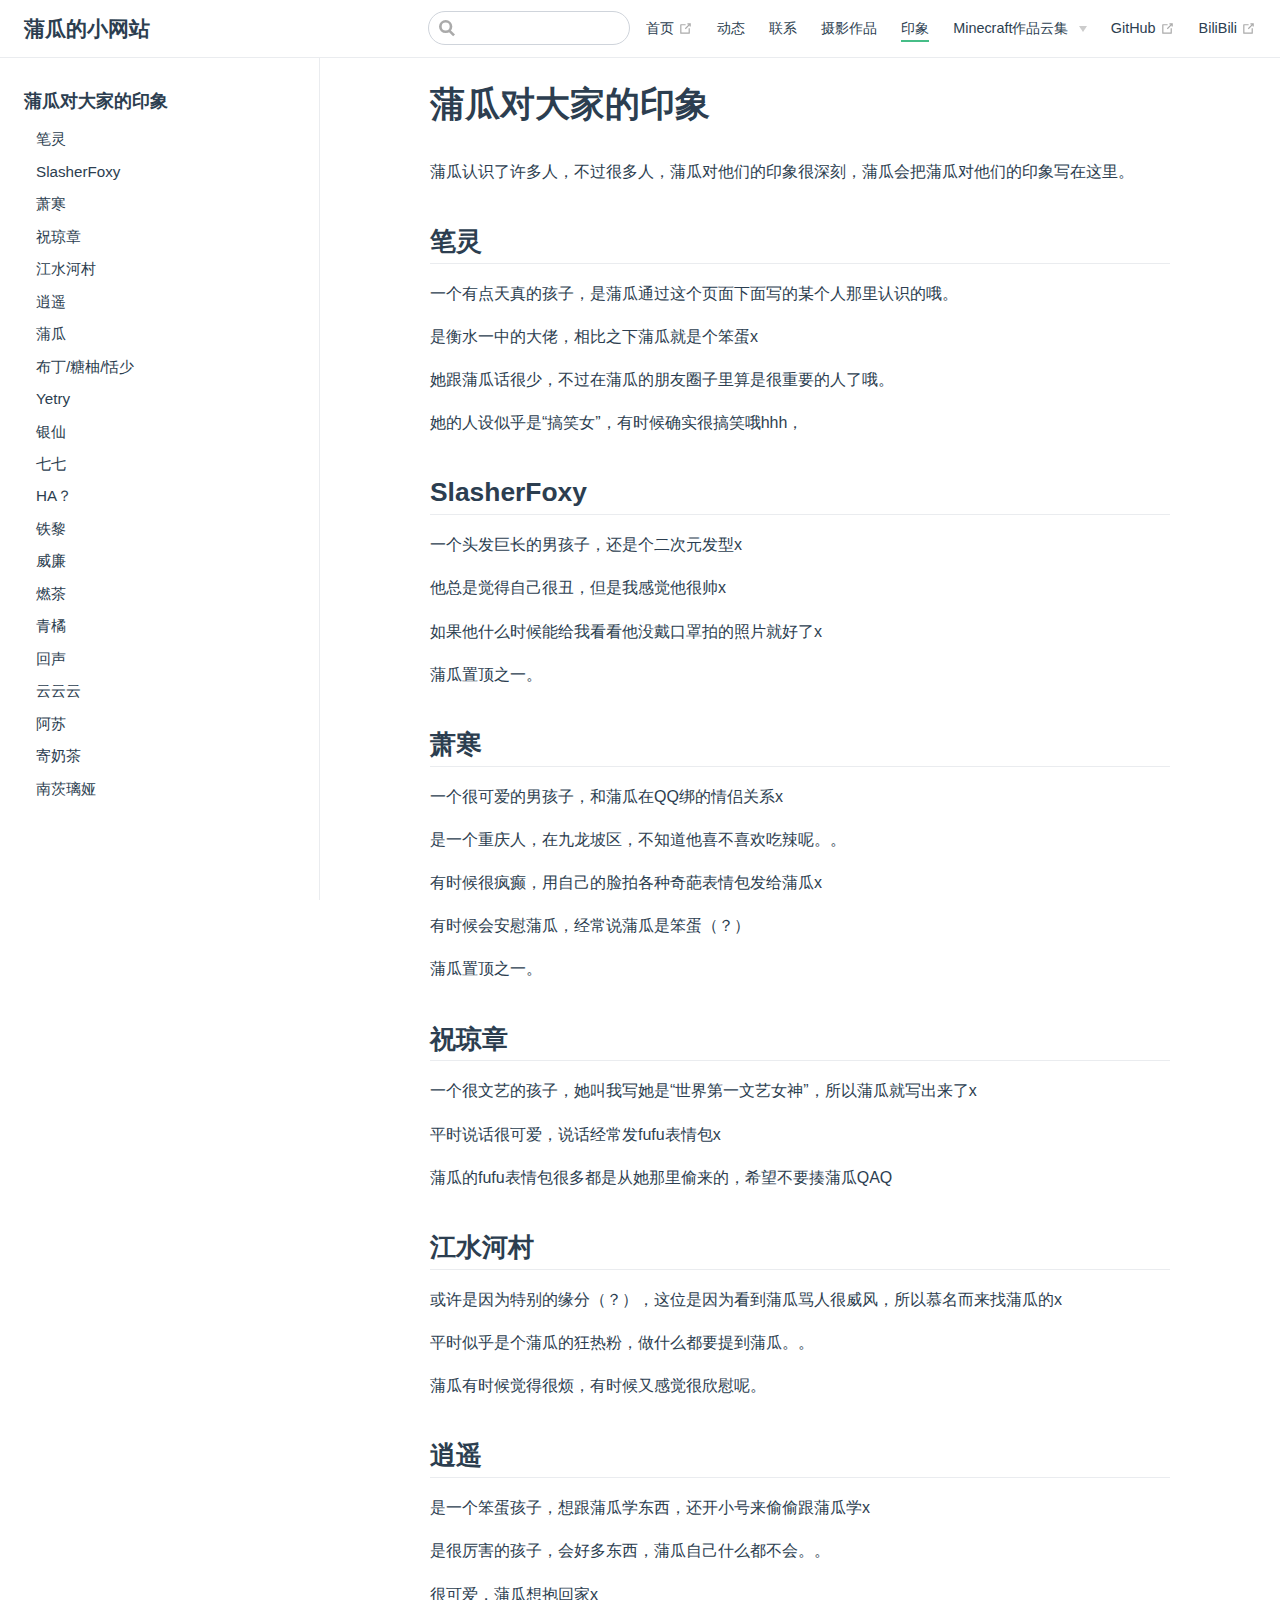
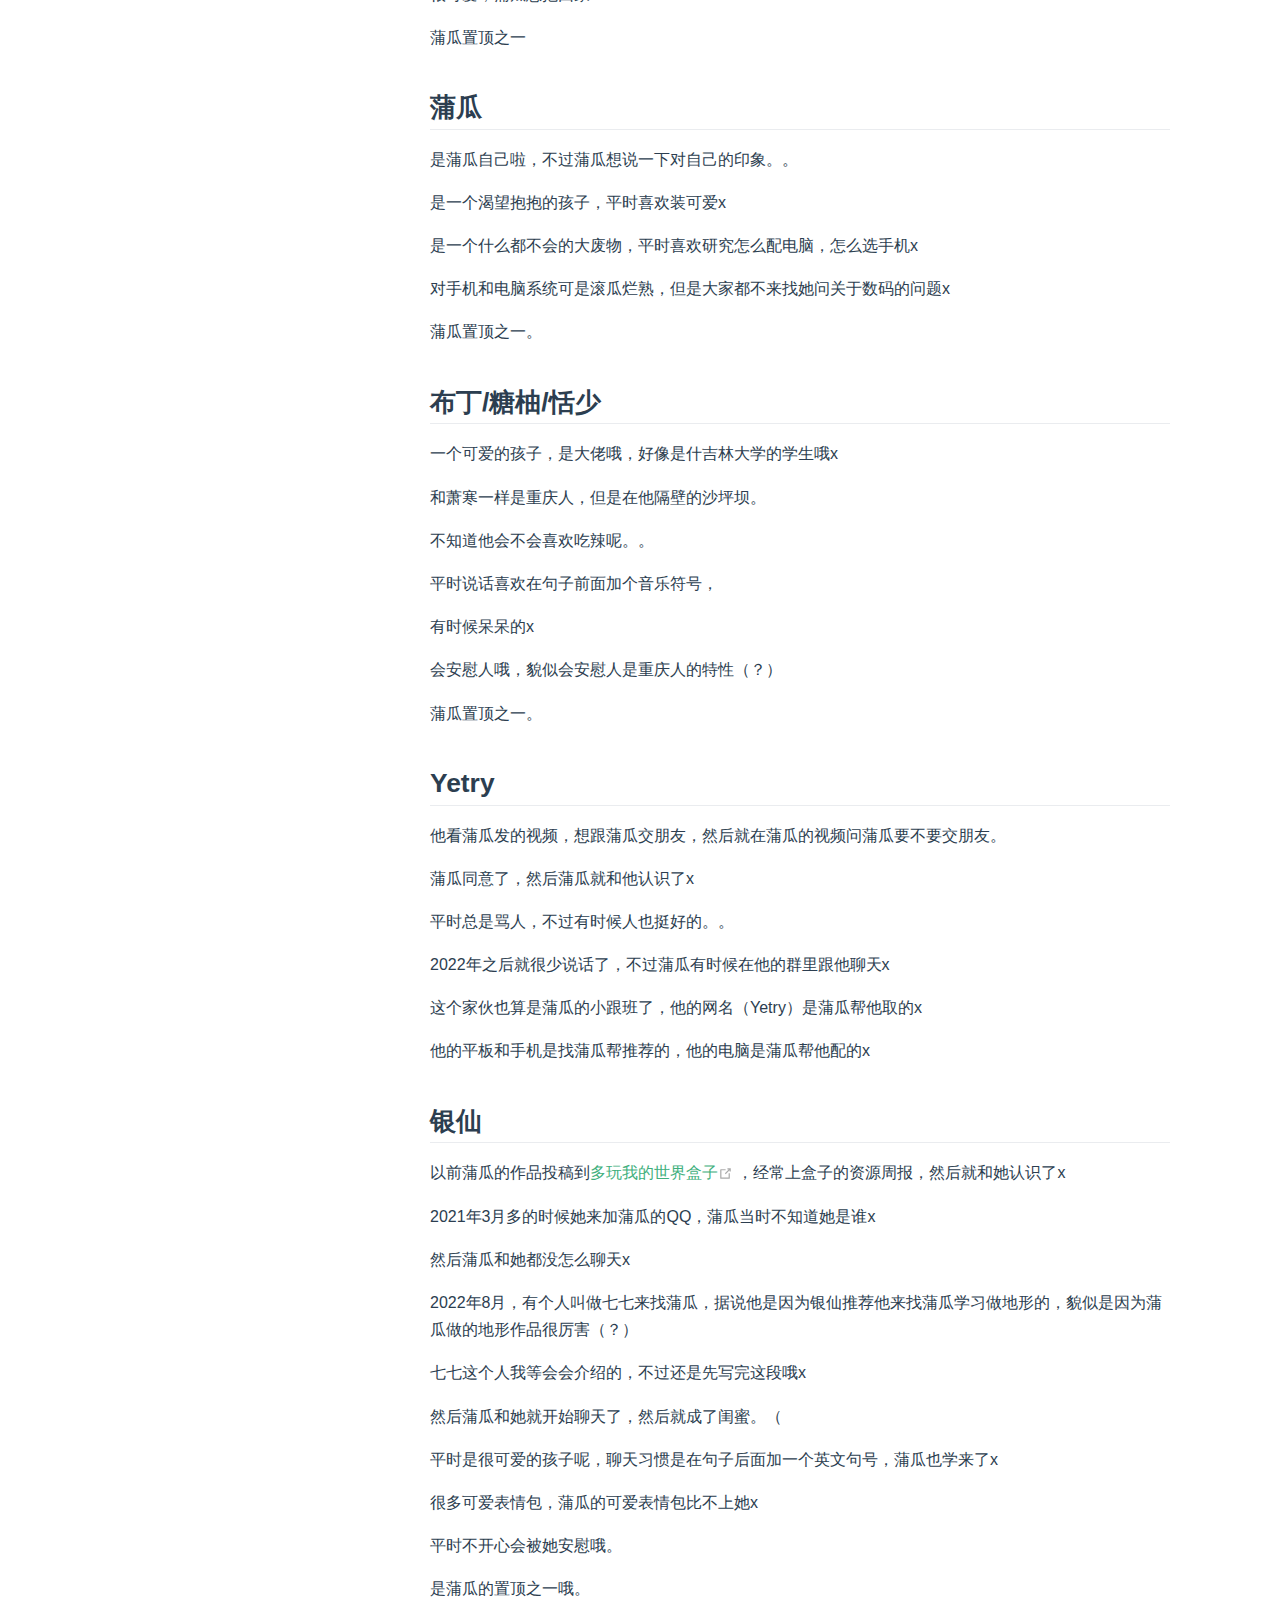
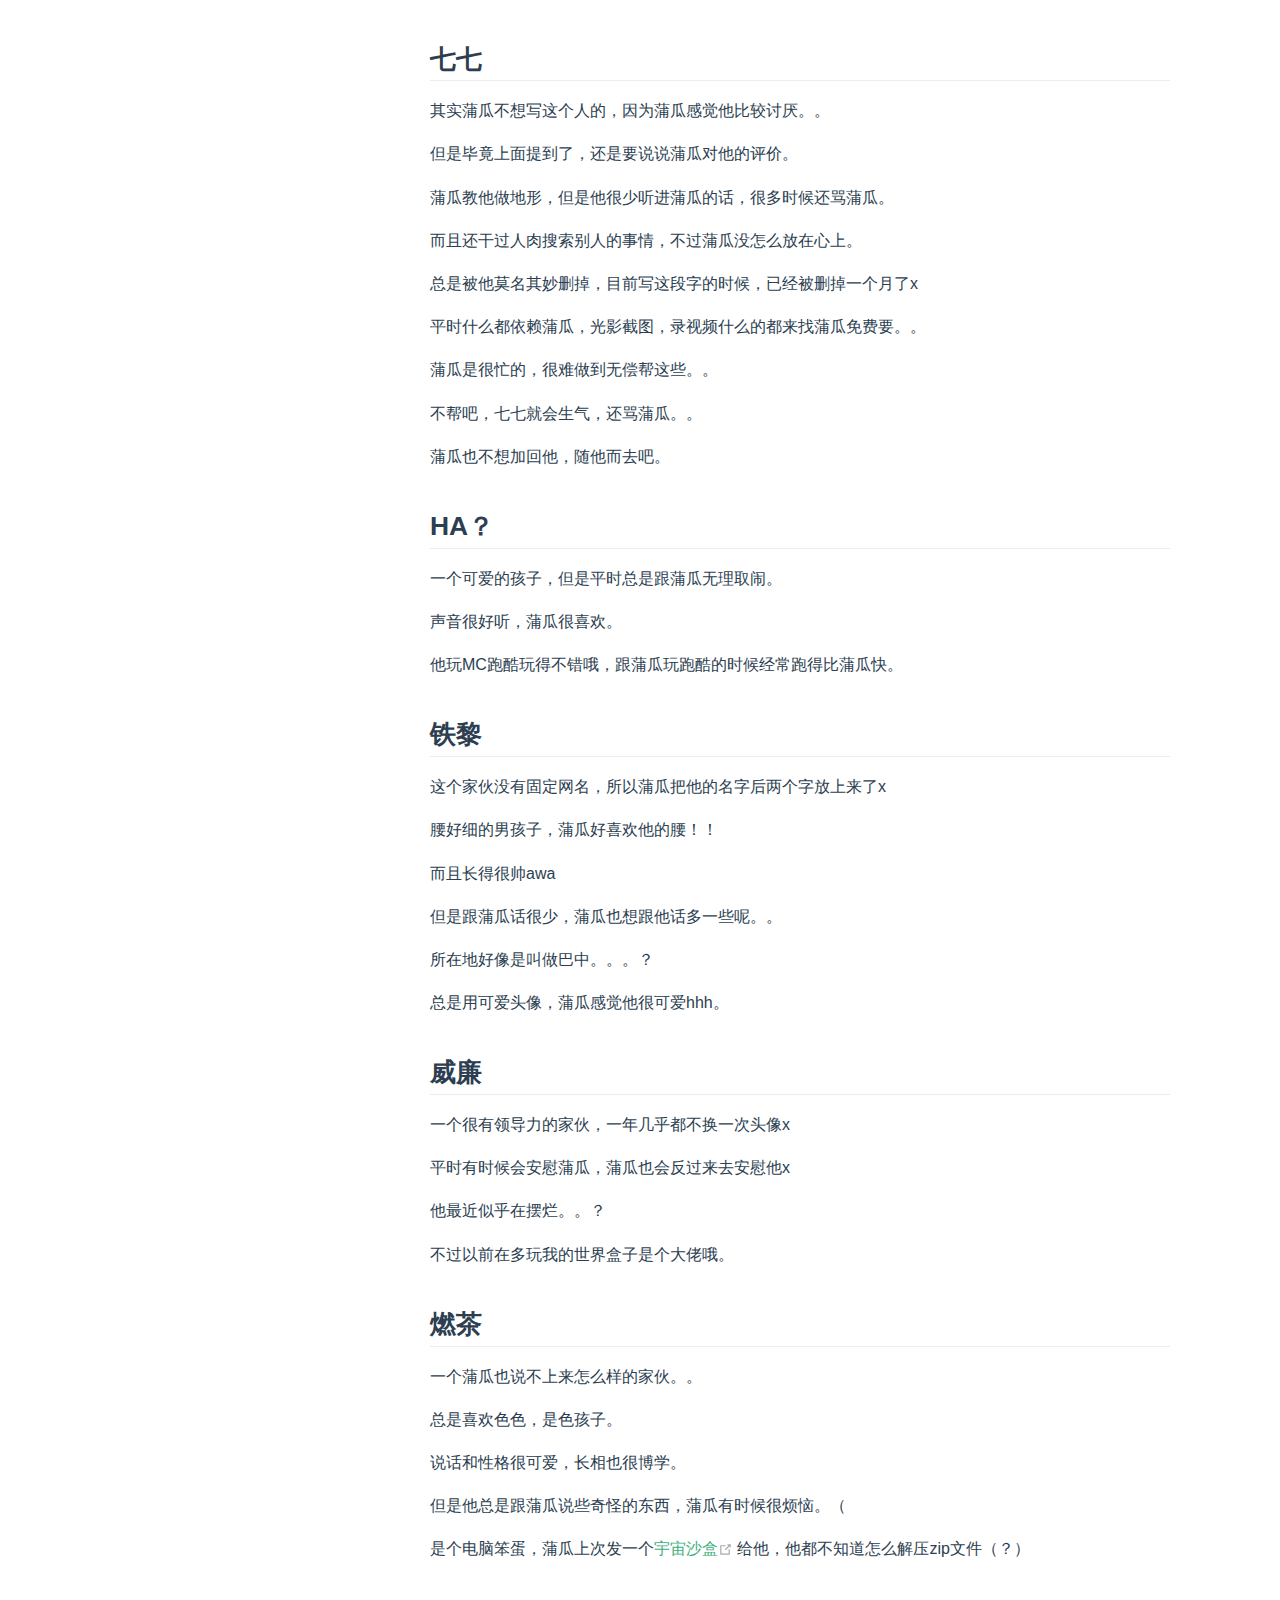
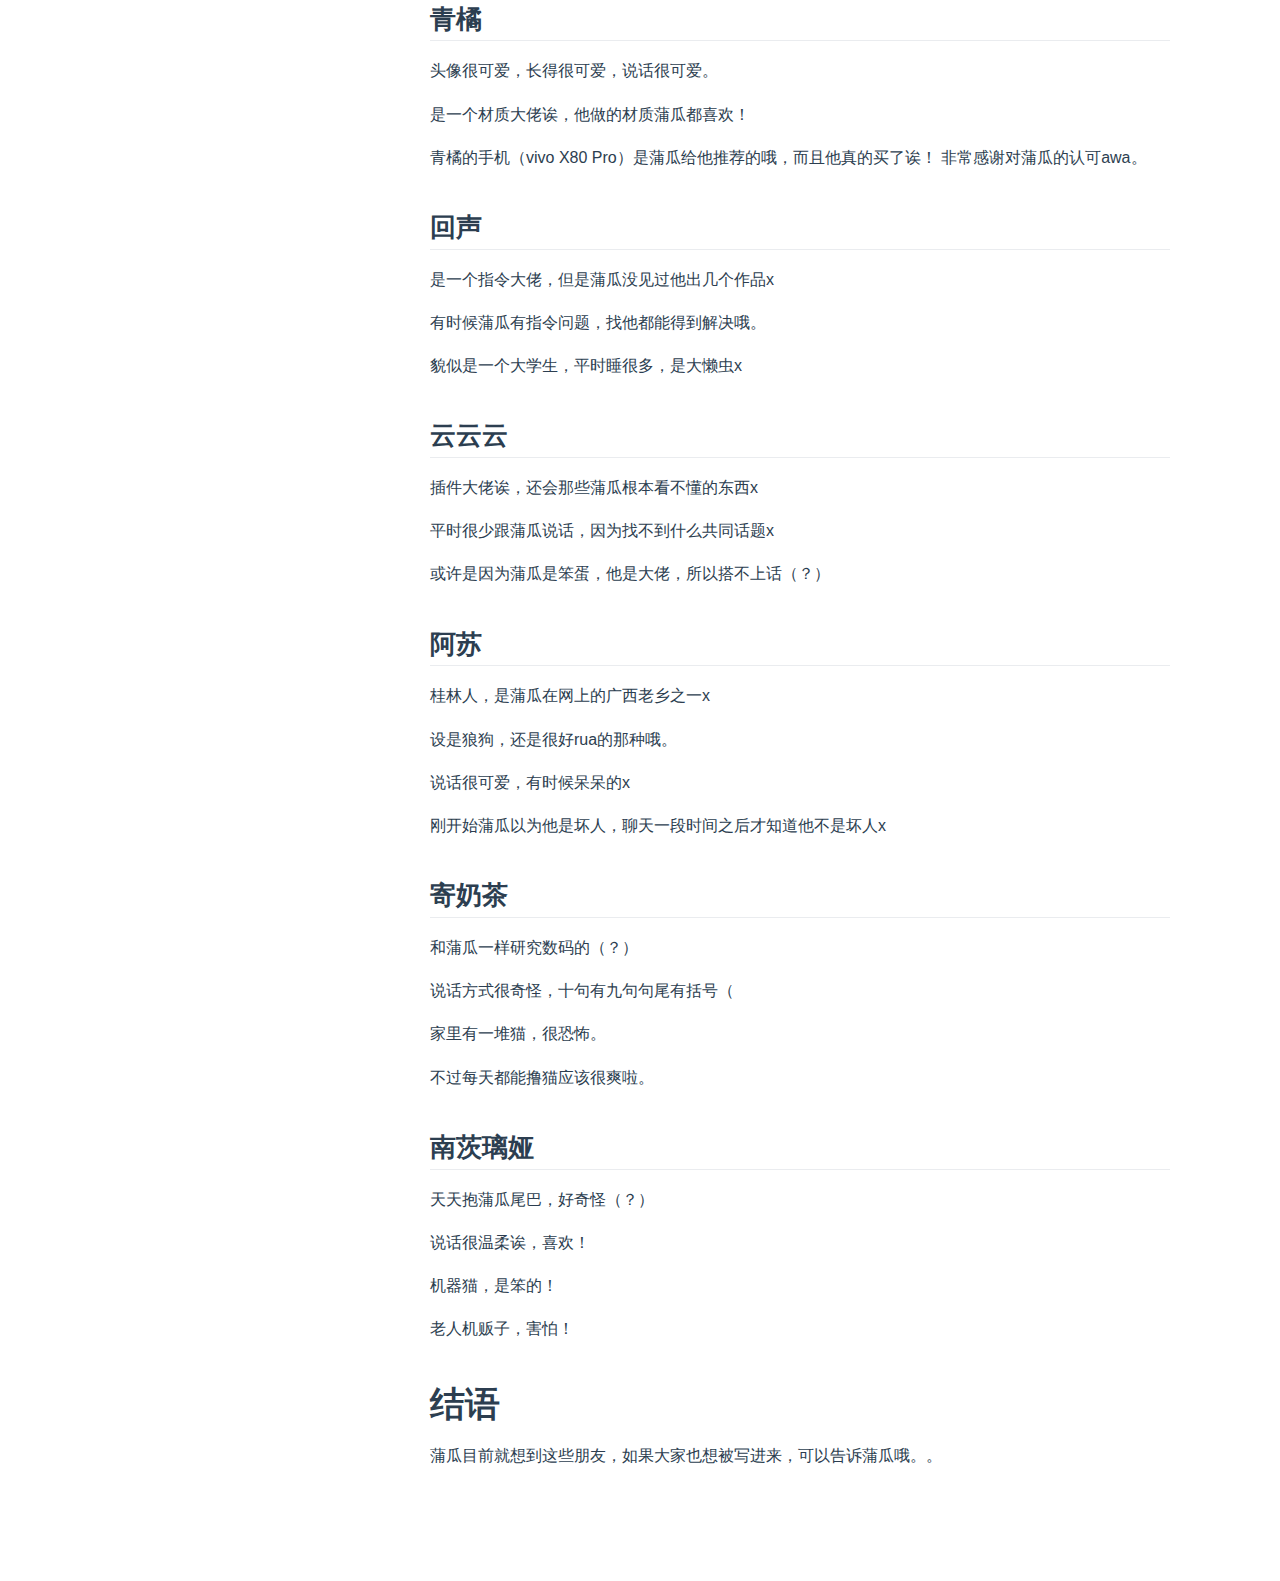
<file: code/yx/index.html>
<!DOCTYPE html>
<html lang="en-US">
  <head>
    <meta charset="utf-8">
    <meta name="viewport" content="width=device-width,initial-scale=1">
    <title>蒲瓜对大家的印象 | 蒲瓜的小网站</title>
    <meta name="generator" content="VuePress 1.9.7">
    <link rel="icon" href="logo.jpg">
    <meta name="description" content="爷的个人网站">
    
    <link rel="preload" href="/assets/css/0.styles.33f7ca3a.css" as="style"><link rel="preload" href="/assets/js/app.010f7a58.js" as="script"><link rel="preload" href="/assets/js/2.fe0642db.js" as="script"><link rel="preload" href="/assets/js/11.ec5b2e90.js" as="script"><link rel="prefetch" href="/assets/js/10.7d84a4f7.js"><link rel="prefetch" href="/assets/js/12.703fc01d.js"><link rel="prefetch" href="/assets/js/3.5fcc812d.js"><link rel="prefetch" href="/assets/js/4.0a5db00c.js"><link rel="prefetch" href="/assets/js/5.a01c6a30.js"><link rel="prefetch" href="/assets/js/6.0d93120b.js"><link rel="prefetch" href="/assets/js/7.6c1fae1d.js"><link rel="prefetch" href="/assets/js/8.e77d6862.js"><link rel="prefetch" href="/assets/js/9.142ae13e.js">
    <link rel="stylesheet" href="/assets/css/0.styles.33f7ca3a.css">
  </head>
  <body>
    <div id="app" data-server-rendered="true"><div class="theme-container"><header class="navbar"><div class="sidebar-button"><svg xmlns="http://www.w3.org/2000/svg" aria-hidden="true" role="img" viewBox="0 0 448 512" class="icon"><path fill="currentColor" d="M436 124H12c-6.627 0-12-5.373-12-12V80c0-6.627 5.373-12 12-12h424c6.627 0 12 5.373 12 12v32c0 6.627-5.373 12-12 12zm0 160H12c-6.627 0-12-5.373-12-12v-32c0-6.627 5.373-12 12-12h424c6.627 0 12 5.373 12 12v32c0 6.627-5.373 12-12 12zm0 160H12c-6.627 0-12-5.373-12-12v-32c0-6.627 5.373-12 12-12h424c6.627 0 12 5.373 12 12v32c0 6.627-5.373 12-12 12z"></path></svg></div> <a href="/" class="home-link router-link-active"><!----> <span class="site-name">蒲瓜的小网站</span></a> <div class="links"><div class="search-box"><input aria-label="Search" autocomplete="off" spellcheck="false" value=""> <!----></div> <nav class="nav-links can-hide"><div class="nav-item"><a href="https://pugua.top" target="_blank" rel="noopener noreferrer" class="nav-link external">
  首页
  <span><svg xmlns="http://www.w3.org/2000/svg" aria-hidden="true" focusable="false" x="0px" y="0px" viewBox="0 0 100 100" width="15" height="15" class="icon outbound"><path fill="currentColor" d="M18.8,85.1h56l0,0c2.2,0,4-1.8,4-4v-32h-8v28h-48v-48h28v-8h-32l0,0c-2.2,0-4,1.8-4,4v56C14.8,83.3,16.6,85.1,18.8,85.1z"></path> <polygon fill="currentColor" points="45.7,48.7 51.3,54.3 77.2,28.5 77.2,37.2 85.2,37.2 85.2,14.9 62.8,14.9 62.8,22.9 71.5,22.9"></polygon></svg> <span class="sr-only">(opens new window)</span></span></a></div><div class="nav-item"><a href="/code/dongtai/" class="nav-link">
  动态
</a></div><div class="nav-item"><a href="/lxfs/qq/" class="nav-link">
  联系
</a></div><div class="nav-item"><a href="/code/huiyi/" class="nav-link">
  摄影作品
</a></div><div class="nav-item"><a href="/code/yx/" aria-current="page" class="nav-link router-link-exact-active router-link-active">
  印象
</a></div><div class="nav-item"><div class="dropdown-wrapper"><button type="button" aria-label="Minecraft作品云集" class="dropdown-title"><span class="title">Minecraft作品云集</span> <span class="arrow down"></span></button> <button type="button" aria-label="Minecraft作品云集" class="mobile-dropdown-title"><span class="title">Minecraft作品云集</span> <span class="arrow right"></span></button> <ul class="nav-dropdown" style="display:none;"><li class="dropdown-item"><!----> <a href="/code/mc/" class="nav-link">
  全部版本
</a></li></ul></div></div><div class="nav-item"><a href="https://github.com/Porgont/Porgont.github.io" target="_blank" rel="noopener noreferrer" class="nav-link external">
  GitHub
  <span><svg xmlns="http://www.w3.org/2000/svg" aria-hidden="true" focusable="false" x="0px" y="0px" viewBox="0 0 100 100" width="15" height="15" class="icon outbound"><path fill="currentColor" d="M18.8,85.1h56l0,0c2.2,0,4-1.8,4-4v-32h-8v28h-48v-48h28v-8h-32l0,0c-2.2,0-4,1.8-4,4v56C14.8,83.3,16.6,85.1,18.8,85.1z"></path> <polygon fill="currentColor" points="45.7,48.7 51.3,54.3 77.2,28.5 77.2,37.2 85.2,37.2 85.2,14.9 62.8,14.9 62.8,22.9 71.5,22.9"></polygon></svg> <span class="sr-only">(opens new window)</span></span></a></div><div class="nav-item"><a href="https://space.bilibili.com/308683128" target="_blank" rel="noopener noreferrer" class="nav-link external">
  BiliBili
  <span><svg xmlns="http://www.w3.org/2000/svg" aria-hidden="true" focusable="false" x="0px" y="0px" viewBox="0 0 100 100" width="15" height="15" class="icon outbound"><path fill="currentColor" d="M18.8,85.1h56l0,0c2.2,0,4-1.8,4-4v-32h-8v28h-48v-48h28v-8h-32l0,0c-2.2,0-4,1.8-4,4v56C14.8,83.3,16.6,85.1,18.8,85.1z"></path> <polygon fill="currentColor" points="45.7,48.7 51.3,54.3 77.2,28.5 77.2,37.2 85.2,37.2 85.2,14.9 62.8,14.9 62.8,22.9 71.5,22.9"></polygon></svg> <span class="sr-only">(opens new window)</span></span></a></div> <!----></nav></div></header> <div class="sidebar-mask"></div> <aside class="sidebar"><nav class="nav-links"><div class="nav-item"><a href="https://pugua.top" target="_blank" rel="noopener noreferrer" class="nav-link external">
  首页
  <span><svg xmlns="http://www.w3.org/2000/svg" aria-hidden="true" focusable="false" x="0px" y="0px" viewBox="0 0 100 100" width="15" height="15" class="icon outbound"><path fill="currentColor" d="M18.8,85.1h56l0,0c2.2,0,4-1.8,4-4v-32h-8v28h-48v-48h28v-8h-32l0,0c-2.2,0-4,1.8-4,4v56C14.8,83.3,16.6,85.1,18.8,85.1z"></path> <polygon fill="currentColor" points="45.7,48.7 51.3,54.3 77.2,28.5 77.2,37.2 85.2,37.2 85.2,14.9 62.8,14.9 62.8,22.9 71.5,22.9"></polygon></svg> <span class="sr-only">(opens new window)</span></span></a></div><div class="nav-item"><a href="/code/dongtai/" class="nav-link">
  动态
</a></div><div class="nav-item"><a href="/lxfs/qq/" class="nav-link">
  联系
</a></div><div class="nav-item"><a href="/code/huiyi/" class="nav-link">
  摄影作品
</a></div><div class="nav-item"><a href="/code/yx/" aria-current="page" class="nav-link router-link-exact-active router-link-active">
  印象
</a></div><div class="nav-item"><div class="dropdown-wrapper"><button type="button" aria-label="Minecraft作品云集" class="dropdown-title"><span class="title">Minecraft作品云集</span> <span class="arrow down"></span></button> <button type="button" aria-label="Minecraft作品云集" class="mobile-dropdown-title"><span class="title">Minecraft作品云集</span> <span class="arrow right"></span></button> <ul class="nav-dropdown" style="display:none;"><li class="dropdown-item"><!----> <a href="/code/mc/" class="nav-link">
  全部版本
</a></li></ul></div></div><div class="nav-item"><a href="https://github.com/Porgont/Porgont.github.io" target="_blank" rel="noopener noreferrer" class="nav-link external">
  GitHub
  <span><svg xmlns="http://www.w3.org/2000/svg" aria-hidden="true" focusable="false" x="0px" y="0px" viewBox="0 0 100 100" width="15" height="15" class="icon outbound"><path fill="currentColor" d="M18.8,85.1h56l0,0c2.2,0,4-1.8,4-4v-32h-8v28h-48v-48h28v-8h-32l0,0c-2.2,0-4,1.8-4,4v56C14.8,83.3,16.6,85.1,18.8,85.1z"></path> <polygon fill="currentColor" points="45.7,48.7 51.3,54.3 77.2,28.5 77.2,37.2 85.2,37.2 85.2,14.9 62.8,14.9 62.8,22.9 71.5,22.9"></polygon></svg> <span class="sr-only">(opens new window)</span></span></a></div><div class="nav-item"><a href="https://space.bilibili.com/308683128" target="_blank" rel="noopener noreferrer" class="nav-link external">
  BiliBili
  <span><svg xmlns="http://www.w3.org/2000/svg" aria-hidden="true" focusable="false" x="0px" y="0px" viewBox="0 0 100 100" width="15" height="15" class="icon outbound"><path fill="currentColor" d="M18.8,85.1h56l0,0c2.2,0,4-1.8,4-4v-32h-8v28h-48v-48h28v-8h-32l0,0c-2.2,0-4,1.8-4,4v56C14.8,83.3,16.6,85.1,18.8,85.1z"></path> <polygon fill="currentColor" points="45.7,48.7 51.3,54.3 77.2,28.5 77.2,37.2 85.2,37.2 85.2,14.9 62.8,14.9 62.8,22.9 71.5,22.9"></polygon></svg> <span class="sr-only">(opens new window)</span></span></a></div> <!----></nav>  <ul class="sidebar-links"><li><section class="sidebar-group depth-0"><p class="sidebar-heading open"><span>蒲瓜对大家的印象</span> <!----></p> <ul class="sidebar-links sidebar-group-items"><li><a href="/code/yx/#笔灵" class="sidebar-link">笔灵</a><ul class="sidebar-sub-headers"></ul></li><li><a href="/code/yx/#slasherfoxy" class="sidebar-link">SlasherFoxy</a><ul class="sidebar-sub-headers"></ul></li><li><a href="/code/yx/#萧寒" class="sidebar-link">萧寒</a><ul class="sidebar-sub-headers"></ul></li><li><a href="/code/yx/#祝琼章" class="sidebar-link">祝琼章</a><ul class="sidebar-sub-headers"></ul></li><li><a href="/code/yx/#江水河村" class="sidebar-link">江水河村</a><ul class="sidebar-sub-headers"></ul></li><li><a href="/code/yx/#逍遥" class="sidebar-link">逍遥</a><ul class="sidebar-sub-headers"></ul></li><li><a href="/code/yx/#蒲瓜" class="sidebar-link">蒲瓜</a><ul class="sidebar-sub-headers"></ul></li><li><a href="/code/yx/#布丁-糖柚-恬少" class="sidebar-link">布丁/糖柚/恬少</a><ul class="sidebar-sub-headers"></ul></li><li><a href="/code/yx/#yetry" class="sidebar-link">Yetry</a><ul class="sidebar-sub-headers"></ul></li><li><a href="/code/yx/#银仙" class="sidebar-link">银仙</a><ul class="sidebar-sub-headers"></ul></li><li><a href="/code/yx/#七七" class="sidebar-link">七七</a><ul class="sidebar-sub-headers"></ul></li><li><a href="/code/yx/#ha" class="sidebar-link">HA？</a><ul class="sidebar-sub-headers"></ul></li><li><a href="/code/yx/#铁黎" class="sidebar-link">铁黎</a><ul class="sidebar-sub-headers"></ul></li><li><a href="/code/yx/#威廉" class="sidebar-link">威廉</a><ul class="sidebar-sub-headers"></ul></li><li><a href="/code/yx/#燃茶" class="sidebar-link">燃茶</a><ul class="sidebar-sub-headers"></ul></li><li><a href="/code/yx/#青橘" class="sidebar-link">青橘</a><ul class="sidebar-sub-headers"></ul></li><li><a href="/code/yx/#回声" class="sidebar-link">回声</a><ul class="sidebar-sub-headers"></ul></li><li><a href="/code/yx/#云云云" class="sidebar-link">云云云</a><ul class="sidebar-sub-headers"></ul></li><li><a href="/code/yx/#阿苏" class="sidebar-link">阿苏</a><ul class="sidebar-sub-headers"></ul></li><li><a href="/code/yx/#寄奶茶" class="sidebar-link">寄奶茶</a><ul class="sidebar-sub-headers"></ul></li><li><a href="/code/yx/#南茨璃娅" class="sidebar-link">南茨璃娅</a><ul class="sidebar-sub-headers"></ul></li></ul></section></li></ul> </aside> <main class="page"> <div class="theme-default-content content__default"><h1 id="蒲瓜对大家的印象"><a href="#蒲瓜对大家的印象" class="header-anchor">#</a> 蒲瓜对大家的印象</h1> <p>蒲瓜认识了许多人，不过很多人，蒲瓜对他们的印象很深刻，蒲瓜会把蒲瓜对他们的印象写在这里。</p> <h2 id="笔灵"><a href="#笔灵" class="header-anchor">#</a> 笔灵</h2> <p>一个有点天真的孩子，是蒲瓜通过这个页面下面写的某个人那里认识的哦。</p> <p>是衡水一中的大佬，相比之下蒲瓜就是个笨蛋x</p> <p>她跟蒲瓜话很少，不过在蒲瓜的朋友圈子里算是很重要的人了哦。</p> <p>她的人设似乎是“搞笑女”，有时候确实很搞笑哦hhh，</p> <h2 id="slasherfoxy"><a href="#slasherfoxy" class="header-anchor">#</a> SlasherFoxy</h2> <p>一个头发巨长的男孩子，还是个二次元发型x</p> <p>他总是觉得自己很丑，但是我感觉他很帅x</p> <p>如果他什么时候能给我看看他没戴口罩拍的照片就好了x</p> <p>蒲瓜置顶之一。</p> <h2 id="萧寒"><a href="#萧寒" class="header-anchor">#</a> 萧寒</h2> <p>一个很可爱的男孩子，和蒲瓜在QQ绑的情侣关系x</p> <p>是一个重庆人，在九龙坡区，不知道他喜不喜欢吃辣呢。。</p> <p>有时候很疯癫，用自己的脸拍各种奇葩表情包发给蒲瓜x</p> <p>有时候会安慰蒲瓜，经常说蒲瓜是笨蛋（？）</p> <p>蒲瓜置顶之一。</p> <h2 id="祝琼章"><a href="#祝琼章" class="header-anchor">#</a> 祝琼章</h2> <p>一个很文艺的孩子，她叫我写她是“世界第一文艺女神”，所以蒲瓜就写出来了x</p> <p>平时说话很可爱，说话经常发fufu表情包x</p> <p>蒲瓜的fufu表情包很多都是从她那里偷来的，希望不要揍蒲瓜QAQ</p> <h2 id="江水河村"><a href="#江水河村" class="header-anchor">#</a> 江水河村</h2> <p>或许是因为特别的缘分（？），这位是因为看到蒲瓜骂人很威风，所以慕名而来找蒲瓜的x</p> <p>平时似乎是个蒲瓜的狂热粉，做什么都要提到蒲瓜。。</p> <p>蒲瓜有时候觉得很烦，有时候又感觉很欣慰呢。</p> <h2 id="逍遥"><a href="#逍遥" class="header-anchor">#</a> 逍遥</h2> <p>是一个笨蛋孩子，想跟蒲瓜学东西，还开小号来偷偷跟蒲瓜学x</p> <p>是很厉害的孩子，会好多东西，蒲瓜自己什么都不会。。</p> <p>很可爱，蒲瓜想抱回家x</p> <p>蒲瓜置顶之一</p> <h2 id="蒲瓜"><a href="#蒲瓜" class="header-anchor">#</a> 蒲瓜</h2> <p>是蒲瓜自己啦，不过蒲瓜想说一下对自己的印象。。</p> <p>是一个渴望抱抱的孩子，平时喜欢装可爱x</p> <p>是一个什么都不会的大废物，平时喜欢研究怎么配电脑，怎么选手机x</p> <p>对手机和电脑系统可是滚瓜烂熟，但是大家都不来找她问关于数码的问题x</p> <p>蒲瓜置顶之一。</p> <h2 id="布丁-糖柚-恬少"><a href="#布丁-糖柚-恬少" class="header-anchor">#</a> 布丁/糖柚/恬少</h2> <p>一个可爱的孩子，是大佬哦，好像是什吉林大学的学生哦x</p> <p>和萧寒一样是重庆人，但是在他隔壁的沙坪坝。</p> <p>不知道他会不会喜欢吃辣呢。。</p> <p>平时说话喜欢在句子前面加个音乐符号，</p> <p>有时候呆呆的x</p> <p>会安慰人哦，貌似会安慰人是重庆人的特性（？）</p> <p>蒲瓜置顶之一。</p> <h2 id="yetry"><a href="#yetry" class="header-anchor">#</a> Yetry</h2> <p>他看蒲瓜发的视频，想跟蒲瓜交朋友，然后就在蒲瓜的视频问蒲瓜要不要交朋友。</p> <p>蒲瓜同意了，然后蒲瓜就和他认识了x</p> <p>平时总是骂人，不过有时候人也挺好的。。</p> <p>2022年之后就很少说话了，不过蒲瓜有时候在他的群里跟他聊天x</p> <p>这个家伙也算是蒲瓜的小跟班了，他的网名（Yetry）是蒲瓜帮他取的x</p> <p>他的平板和手机是找蒲瓜帮推荐的，他的电脑是蒲瓜帮他配的x</p> <h2 id="银仙"><a href="#银仙" class="header-anchor">#</a> 银仙</h2> <p>以前蒲瓜的作品投稿到<a href="https://baike.baidu.com/item/%E5%A4%9A%E7%8E%A9%E6%88%91%E7%9A%84%E4%B8%96%E7%95%8C%E7%9B%92%E5%AD%90?fromModule=lemma_search-box" target="_blank" rel="noopener noreferrer">多玩我的世界盒子<span><svg xmlns="http://www.w3.org/2000/svg" aria-hidden="true" focusable="false" x="0px" y="0px" viewBox="0 0 100 100" width="15" height="15" class="icon outbound"><path fill="currentColor" d="M18.8,85.1h56l0,0c2.2,0,4-1.8,4-4v-32h-8v28h-48v-48h28v-8h-32l0,0c-2.2,0-4,1.8-4,4v56C14.8,83.3,16.6,85.1,18.8,85.1z"></path> <polygon fill="currentColor" points="45.7,48.7 51.3,54.3 77.2,28.5 77.2,37.2 85.2,37.2 85.2,14.9 62.8,14.9 62.8,22.9 71.5,22.9"></polygon></svg> <span class="sr-only">(opens new window)</span></span></a>，经常上盒子的资源周报，然后就和她认识了x</p> <p>2021年3月多的时候她来加蒲瓜的QQ，蒲瓜当时不知道她是谁x</p> <p>然后蒲瓜和她都没怎么聊天x</p> <p>2022年8月，有个人叫做七七来找蒲瓜，据说他是因为银仙推荐他来找蒲瓜学习做地形的，貌似是因为蒲瓜做的地形作品很厉害（？）</p> <p>七七这个人我等会会介绍的，不过还是先写完这段哦x</p> <p>然后蒲瓜和她就开始聊天了，然后就成了闺蜜。（</p> <p>平时是很可爱的孩子呢，聊天习惯是在句子后面加一个英文句号，蒲瓜也学来了x</p> <p>很多可爱表情包，蒲瓜的可爱表情包比不上她x</p> <p>平时不开心会被她安慰哦。</p> <p>是蒲瓜的置顶之一哦。</p> <h2 id="七七"><a href="#七七" class="header-anchor">#</a> 七七</h2> <p>其实蒲瓜不想写这个人的，因为蒲瓜感觉他比较讨厌。。</p> <p>但是毕竟上面提到了，还是要说说蒲瓜对他的评价。</p> <p>蒲瓜教他做地形，但是他很少听进蒲瓜的话，很多时候还骂蒲瓜。</p> <p>而且还干过人肉搜索别人的事情，不过蒲瓜没怎么放在心上。</p> <p>总是被他莫名其妙删掉，目前写这段字的时候，已经被删掉一个月了x</p> <p>平时什么都依赖蒲瓜，光影截图，录视频什么的都来找蒲瓜免费要。。</p> <p>蒲瓜是很忙的，很难做到无偿帮这些。。</p> <p>不帮吧，七七就会生气，还骂蒲瓜。。</p> <p>蒲瓜也不想加回他，随他而去吧。</p> <h2 id="ha"><a href="#ha" class="header-anchor">#</a> HA？</h2> <p>一个可爱的孩子，但是平时总是跟蒲瓜无理取闹。</p> <p>声音很好听，蒲瓜很喜欢。</p> <p>他玩MC跑酷玩得不错哦，跟蒲瓜玩跑酷的时候经常跑得比蒲瓜快。</p> <h2 id="铁黎"><a href="#铁黎" class="header-anchor">#</a> 铁黎</h2> <p>这个家伙没有固定网名，所以蒲瓜把他的名字后两个字放上来了x</p> <p>腰好细的男孩子，蒲瓜好喜欢他的腰！！</p> <p>而且长得很帅awa</p> <p>但是跟蒲瓜话很少，蒲瓜也想跟他话多一些呢。。</p> <p>所在地好像是叫做巴中。。。？</p> <p>总是用可爱头像，蒲瓜感觉他很可爱hhh。</p> <h2 id="威廉"><a href="#威廉" class="header-anchor">#</a> 威廉</h2> <p>一个很有领导力的家伙，一年几乎都不换一次头像x</p> <p>平时有时候会安慰蒲瓜，蒲瓜也会反过来去安慰他x</p> <p>他最近似乎在摆烂。。？</p> <p>不过以前在多玩我的世界盒子是个大佬哦。</p> <h2 id="燃茶"><a href="#燃茶" class="header-anchor">#</a> 燃茶</h2> <p>一个蒲瓜也说不上来怎么样的家伙。。</p> <p>总是喜欢色色，是色孩子。</p> <p>说话和性格很可爱，长相也很博学。</p> <p>但是他总是跟蒲瓜说些奇怪的东西，蒲瓜有时候很烦恼。（</p> <p>是个电脑笨蛋，蒲瓜上次发一个<a href="https://baike.baidu.com/item/%E5%AE%87%E5%AE%99%E6%B2%99%E7%9B%98/8637520" target="_blank" rel="noopener noreferrer">宇宙沙盒<span><svg xmlns="http://www.w3.org/2000/svg" aria-hidden="true" focusable="false" x="0px" y="0px" viewBox="0 0 100 100" width="15" height="15" class="icon outbound"><path fill="currentColor" d="M18.8,85.1h56l0,0c2.2,0,4-1.8,4-4v-32h-8v28h-48v-48h28v-8h-32l0,0c-2.2,0-4,1.8-4,4v56C14.8,83.3,16.6,85.1,18.8,85.1z"></path> <polygon fill="currentColor" points="45.7,48.7 51.3,54.3 77.2,28.5 77.2,37.2 85.2,37.2 85.2,14.9 62.8,14.9 62.8,22.9 71.5,22.9"></polygon></svg> <span class="sr-only">(opens new window)</span></span></a>给他，他都不知道怎么解压zip文件（？）</p> <h2 id="青橘"><a href="#青橘" class="header-anchor">#</a> 青橘</h2> <p>头像很可爱，长得很可爱，说话很可爱。</p> <p>是一个材质大佬诶，他做的材质蒲瓜都喜欢！</p> <p>青橘的手机（vivo X80 Pro）是蒲瓜给他推荐的哦，而且他真的买了诶！
非常感谢对蒲瓜的认可awa。</p> <h2 id="回声"><a href="#回声" class="header-anchor">#</a> 回声</h2> <p>是一个指令大佬，但是蒲瓜没见过他出几个作品x</p> <p>有时候蒲瓜有指令问题，找他都能得到解决哦。</p> <p>貌似是一个大学生，平时睡很多，是大懒虫x</p> <h2 id="云云云"><a href="#云云云" class="header-anchor">#</a> 云云云</h2> <p>插件大佬诶，还会那些蒲瓜根本看不懂的东西x</p> <p>平时很少跟蒲瓜说话，因为找不到什么共同话题x</p> <p>或许是因为蒲瓜是笨蛋，他是大佬，所以搭不上话（？）</p> <h2 id="阿苏"><a href="#阿苏" class="header-anchor">#</a> 阿苏</h2> <p>桂林人，是蒲瓜在网上的广西老乡之一x</p> <p>设是狼狗，还是很好rua的那种哦。</p> <p>说话很可爱，有时候呆呆的x</p> <p>刚开始蒲瓜以为他是坏人，聊天一段时间之后才知道他不是坏人x</p> <h2 id="寄奶茶"><a href="#寄奶茶" class="header-anchor">#</a> 寄奶茶</h2> <p>和蒲瓜一样研究数码的（？）</p> <p>说话方式很奇怪，十句有九句句尾有括号（</p> <p>家里有一堆猫，很恐怖。</p> <p>不过每天都能撸猫应该很爽啦。</p> <h2 id="南茨璃娅"><a href="#南茨璃娅" class="header-anchor">#</a> 南茨璃娅</h2> <p>天天抱蒲瓜尾巴，好奇怪（？）</p> <p>说话很温柔诶，喜欢！</p> <p>机器猫，是笨的！</p> <p>老人机贩子，害怕！</p> <h1 id="结语"><a href="#结语" class="header-anchor">#</a> 结语</h1> <p>蒲瓜目前就想到这些朋友，如果大家也想被写进来，可以告诉蒲瓜哦。。</p></div> <footer class="page-edit"><!----> <!----></footer> <!----> </main></div><div class="global-ui"></div></div>
    <script src="/assets/js/app.010f7a58.js" defer></script><script src="/assets/js/2.fe0642db.js" defer></script><script src="/assets/js/11.ec5b2e90.js" defer></script>
  </body>
</html>
</file>
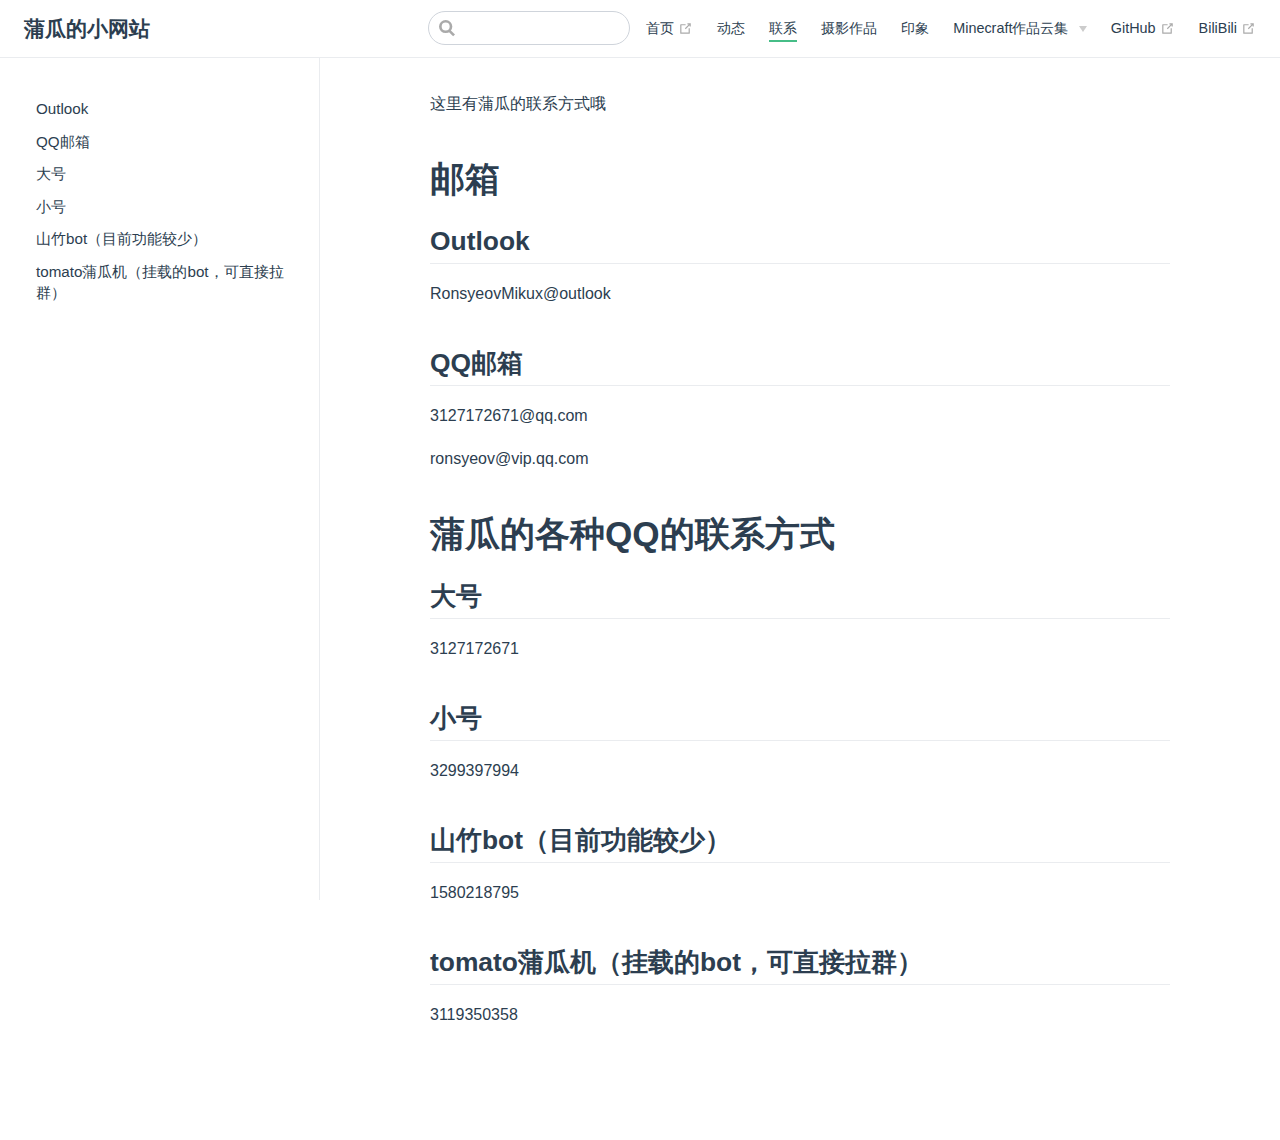
<file: lxfs/qq/index.html>
<!DOCTYPE html>
<html lang="en-US">
  <head>
    <meta charset="utf-8">
    <meta name="viewport" content="width=device-width,initial-scale=1">
    <title>蒲瓜的小网站</title>
    <meta name="generator" content="VuePress 1.9.7">
    <link rel="icon" href="logo.jpg">
    <meta name="description" content="爷的个人网站">
    
    <link rel="preload" href="/assets/css/0.styles.33f7ca3a.css" as="style"><link rel="preload" href="/assets/js/app.010f7a58.js" as="script"><link rel="preload" href="/assets/js/2.fe0642db.js" as="script"><link rel="preload" href="/assets/js/12.703fc01d.js" as="script"><link rel="prefetch" href="/assets/js/10.7d84a4f7.js"><link rel="prefetch" href="/assets/js/11.ec5b2e90.js"><link rel="prefetch" href="/assets/js/3.5fcc812d.js"><link rel="prefetch" href="/assets/js/4.0a5db00c.js"><link rel="prefetch" href="/assets/js/5.a01c6a30.js"><link rel="prefetch" href="/assets/js/6.0d93120b.js"><link rel="prefetch" href="/assets/js/7.6c1fae1d.js"><link rel="prefetch" href="/assets/js/8.e77d6862.js"><link rel="prefetch" href="/assets/js/9.142ae13e.js">
    <link rel="stylesheet" href="/assets/css/0.styles.33f7ca3a.css">
  </head>
  <body>
    <div id="app" data-server-rendered="true"><div class="theme-container"><header class="navbar"><div class="sidebar-button"><svg xmlns="http://www.w3.org/2000/svg" aria-hidden="true" role="img" viewBox="0 0 448 512" class="icon"><path fill="currentColor" d="M436 124H12c-6.627 0-12-5.373-12-12V80c0-6.627 5.373-12 12-12h424c6.627 0 12 5.373 12 12v32c0 6.627-5.373 12-12 12zm0 160H12c-6.627 0-12-5.373-12-12v-32c0-6.627 5.373-12 12-12h424c6.627 0 12 5.373 12 12v32c0 6.627-5.373 12-12 12zm0 160H12c-6.627 0-12-5.373-12-12v-32c0-6.627 5.373-12 12-12h424c6.627 0 12 5.373 12 12v32c0 6.627-5.373 12-12 12z"></path></svg></div> <a href="/" class="home-link router-link-active"><!----> <span class="site-name">蒲瓜的小网站</span></a> <div class="links"><div class="search-box"><input aria-label="Search" autocomplete="off" spellcheck="false" value=""> <!----></div> <nav class="nav-links can-hide"><div class="nav-item"><a href="https://pugua.top" target="_blank" rel="noopener noreferrer" class="nav-link external">
  首页
  <span><svg xmlns="http://www.w3.org/2000/svg" aria-hidden="true" focusable="false" x="0px" y="0px" viewBox="0 0 100 100" width="15" height="15" class="icon outbound"><path fill="currentColor" d="M18.8,85.1h56l0,0c2.2,0,4-1.8,4-4v-32h-8v28h-48v-48h28v-8h-32l0,0c-2.2,0-4,1.8-4,4v56C14.8,83.3,16.6,85.1,18.8,85.1z"></path> <polygon fill="currentColor" points="45.7,48.7 51.3,54.3 77.2,28.5 77.2,37.2 85.2,37.2 85.2,14.9 62.8,14.9 62.8,22.9 71.5,22.9"></polygon></svg> <span class="sr-only">(opens new window)</span></span></a></div><div class="nav-item"><a href="/code/dongtai/" class="nav-link">
  动态
</a></div><div class="nav-item"><a href="/lxfs/qq/" aria-current="page" class="nav-link router-link-exact-active router-link-active">
  联系
</a></div><div class="nav-item"><a href="/code/huiyi/" class="nav-link">
  摄影作品
</a></div><div class="nav-item"><a href="/code/yx/" class="nav-link">
  印象
</a></div><div class="nav-item"><div class="dropdown-wrapper"><button type="button" aria-label="Minecraft作品云集" class="dropdown-title"><span class="title">Minecraft作品云集</span> <span class="arrow down"></span></button> <button type="button" aria-label="Minecraft作品云集" class="mobile-dropdown-title"><span class="title">Minecraft作品云集</span> <span class="arrow right"></span></button> <ul class="nav-dropdown" style="display:none;"><li class="dropdown-item"><!----> <a href="/code/mc/" class="nav-link">
  全部版本
</a></li></ul></div></div><div class="nav-item"><a href="https://github.com/Porgont/Porgont.github.io" target="_blank" rel="noopener noreferrer" class="nav-link external">
  GitHub
  <span><svg xmlns="http://www.w3.org/2000/svg" aria-hidden="true" focusable="false" x="0px" y="0px" viewBox="0 0 100 100" width="15" height="15" class="icon outbound"><path fill="currentColor" d="M18.8,85.1h56l0,0c2.2,0,4-1.8,4-4v-32h-8v28h-48v-48h28v-8h-32l0,0c-2.2,0-4,1.8-4,4v56C14.8,83.3,16.6,85.1,18.8,85.1z"></path> <polygon fill="currentColor" points="45.7,48.7 51.3,54.3 77.2,28.5 77.2,37.2 85.2,37.2 85.2,14.9 62.8,14.9 62.8,22.9 71.5,22.9"></polygon></svg> <span class="sr-only">(opens new window)</span></span></a></div><div class="nav-item"><a href="https://space.bilibili.com/308683128" target="_blank" rel="noopener noreferrer" class="nav-link external">
  BiliBili
  <span><svg xmlns="http://www.w3.org/2000/svg" aria-hidden="true" focusable="false" x="0px" y="0px" viewBox="0 0 100 100" width="15" height="15" class="icon outbound"><path fill="currentColor" d="M18.8,85.1h56l0,0c2.2,0,4-1.8,4-4v-32h-8v28h-48v-48h28v-8h-32l0,0c-2.2,0-4,1.8-4,4v56C14.8,83.3,16.6,85.1,18.8,85.1z"></path> <polygon fill="currentColor" points="45.7,48.7 51.3,54.3 77.2,28.5 77.2,37.2 85.2,37.2 85.2,14.9 62.8,14.9 62.8,22.9 71.5,22.9"></polygon></svg> <span class="sr-only">(opens new window)</span></span></a></div> <!----></nav></div></header> <div class="sidebar-mask"></div> <aside class="sidebar"><nav class="nav-links"><div class="nav-item"><a href="https://pugua.top" target="_blank" rel="noopener noreferrer" class="nav-link external">
  首页
  <span><svg xmlns="http://www.w3.org/2000/svg" aria-hidden="true" focusable="false" x="0px" y="0px" viewBox="0 0 100 100" width="15" height="15" class="icon outbound"><path fill="currentColor" d="M18.8,85.1h56l0,0c2.2,0,4-1.8,4-4v-32h-8v28h-48v-48h28v-8h-32l0,0c-2.2,0-4,1.8-4,4v56C14.8,83.3,16.6,85.1,18.8,85.1z"></path> <polygon fill="currentColor" points="45.7,48.7 51.3,54.3 77.2,28.5 77.2,37.2 85.2,37.2 85.2,14.9 62.8,14.9 62.8,22.9 71.5,22.9"></polygon></svg> <span class="sr-only">(opens new window)</span></span></a></div><div class="nav-item"><a href="/code/dongtai/" class="nav-link">
  动态
</a></div><div class="nav-item"><a href="/lxfs/qq/" aria-current="page" class="nav-link router-link-exact-active router-link-active">
  联系
</a></div><div class="nav-item"><a href="/code/huiyi/" class="nav-link">
  摄影作品
</a></div><div class="nav-item"><a href="/code/yx/" class="nav-link">
  印象
</a></div><div class="nav-item"><div class="dropdown-wrapper"><button type="button" aria-label="Minecraft作品云集" class="dropdown-title"><span class="title">Minecraft作品云集</span> <span class="arrow down"></span></button> <button type="button" aria-label="Minecraft作品云集" class="mobile-dropdown-title"><span class="title">Minecraft作品云集</span> <span class="arrow right"></span></button> <ul class="nav-dropdown" style="display:none;"><li class="dropdown-item"><!----> <a href="/code/mc/" class="nav-link">
  全部版本
</a></li></ul></div></div><div class="nav-item"><a href="https://github.com/Porgont/Porgont.github.io" target="_blank" rel="noopener noreferrer" class="nav-link external">
  GitHub
  <span><svg xmlns="http://www.w3.org/2000/svg" aria-hidden="true" focusable="false" x="0px" y="0px" viewBox="0 0 100 100" width="15" height="15" class="icon outbound"><path fill="currentColor" d="M18.8,85.1h56l0,0c2.2,0,4-1.8,4-4v-32h-8v28h-48v-48h28v-8h-32l0,0c-2.2,0-4,1.8-4,4v56C14.8,83.3,16.6,85.1,18.8,85.1z"></path> <polygon fill="currentColor" points="45.7,48.7 51.3,54.3 77.2,28.5 77.2,37.2 85.2,37.2 85.2,14.9 62.8,14.9 62.8,22.9 71.5,22.9"></polygon></svg> <span class="sr-only">(opens new window)</span></span></a></div><div class="nav-item"><a href="https://space.bilibili.com/308683128" target="_blank" rel="noopener noreferrer" class="nav-link external">
  BiliBili
  <span><svg xmlns="http://www.w3.org/2000/svg" aria-hidden="true" focusable="false" x="0px" y="0px" viewBox="0 0 100 100" width="15" height="15" class="icon outbound"><path fill="currentColor" d="M18.8,85.1h56l0,0c2.2,0,4-1.8,4-4v-32h-8v28h-48v-48h28v-8h-32l0,0c-2.2,0-4,1.8-4,4v56C14.8,83.3,16.6,85.1,18.8,85.1z"></path> <polygon fill="currentColor" points="45.7,48.7 51.3,54.3 77.2,28.5 77.2,37.2 85.2,37.2 85.2,14.9 62.8,14.9 62.8,22.9 71.5,22.9"></polygon></svg> <span class="sr-only">(opens new window)</span></span></a></div> <!----></nav>  <ul class="sidebar-links"><li><section class="sidebar-group depth-0"><p class="sidebar-heading open"><span></span> <!----></p> <ul class="sidebar-links sidebar-group-items"><li><a href="/lxfs/qq/#outlook" class="sidebar-link">Outlook</a><ul class="sidebar-sub-headers"></ul></li><li><a href="/lxfs/qq/#qq邮箱" class="sidebar-link">QQ邮箱</a><ul class="sidebar-sub-headers"></ul></li><li><a href="/lxfs/qq/#大号" class="sidebar-link">大号</a><ul class="sidebar-sub-headers"></ul></li><li><a href="/lxfs/qq/#小号" class="sidebar-link">小号</a><ul class="sidebar-sub-headers"></ul></li><li><a href="/lxfs/qq/#山竹bot-目前功能较少" class="sidebar-link">山竹bot（目前功能较少）</a><ul class="sidebar-sub-headers"></ul></li><li><a href="/lxfs/qq/#tomato蒲瓜机-挂载的bot-可直接拉群" class="sidebar-link">tomato蒲瓜机（挂载的bot，可直接拉群）</a><ul class="sidebar-sub-headers"></ul></li></ul></section></li></ul> </aside> <main class="page"> <div class="theme-default-content content__default"><p>这里有蒲瓜的联系方式哦</p> <h1 id="邮箱"><a href="#邮箱" class="header-anchor">#</a> 邮箱</h1> <h2 id="outlook"><a href="#outlook" class="header-anchor">#</a> Outlook</h2> <p>RonsyeovMikux@outlook</p> <h2 id="qq邮箱"><a href="#qq邮箱" class="header-anchor">#</a> QQ邮箱</h2> <p>3127172671@qq.com</p> <p>ronsyeov@vip.qq.com</p> <h1 id="蒲瓜的各种qq的联系方式"><a href="#蒲瓜的各种qq的联系方式" class="header-anchor">#</a> 蒲瓜的各种QQ的联系方式</h1> <h2 id="大号"><a href="#大号" class="header-anchor">#</a> 大号</h2> <p>3127172671</p> <h2 id="小号"><a href="#小号" class="header-anchor">#</a> 小号</h2> <p>3299397994</p> <h2 id="山竹bot-目前功能较少"><a href="#山竹bot-目前功能较少" class="header-anchor">#</a> 山竹bot（目前功能较少）</h2> <p>1580218795</p> <h2 id="tomato蒲瓜机-挂载的bot-可直接拉群"><a href="#tomato蒲瓜机-挂载的bot-可直接拉群" class="header-anchor">#</a> tomato蒲瓜机（挂载的bot，可直接拉群）</h2> <p>3119350358</p></div> <footer class="page-edit"><!----> <!----></footer> <!----> </main></div><div class="global-ui"></div></div>
    <script src="/assets/js/app.010f7a58.js" defer></script><script src="/assets/js/2.fe0642db.js" defer></script><script src="/assets/js/12.703fc01d.js" defer></script>
  </body>
</html>
</file>
<file: assets/css/0.styles.33f7ca3a.css>
code[class*=language-],pre[class*=language-]{color:#ccc;background:none;font-family:Consolas,Monaco,Andale Mono,Ubuntu Mono,monospace;font-size:1em;text-align:left;white-space:pre;word-spacing:normal;word-break:normal;word-wrap:normal;line-height:1.5;tab-size:4;-webkit-hyphens:none;hyphens:none}pre[class*=language-]{padding:1em;margin:.5em 0;overflow:auto}:not(pre)>code[class*=language-],pre[class*=language-]{background:#2d2d2d}:not(pre)>code[class*=language-]{padding:.1em;border-radius:.3em;white-space:normal}.token.block-comment,.token.cdata,.token.comment,.token.doctype,.token.prolog{color:#999}.token.punctuation{color:#ccc}.token.attr-name,.token.deleted,.token.namespace,.token.tag{color:#e2777a}.token.function-name{color:#6196cc}.token.boolean,.token.function,.token.number{color:#f08d49}.token.class-name,.token.constant,.token.property,.token.symbol{color:#f8c555}.token.atrule,.token.builtin,.token.important,.token.keyword,.token.selector{color:#cc99cd}.token.attr-value,.token.char,.token.regex,.token.string,.token.variable{color:#7ec699}.token.entity,.token.operator,.token.url{color:#67cdcc}.token.bold,.token.important{font-weight:700}.token.italic{font-style:italic}.token.entity{cursor:help}.token.inserted{color:green}.theme-default-content code{color:#476582;padding:.25rem .5rem;margin:0;font-size:.85em;background-color:rgba(27,31,35,.05);border-radius:3px}.theme-default-content code .token.deleted{color:#ec5975}.theme-default-content code .token.inserted{color:#3eaf7c}.theme-default-content pre,.theme-default-content pre[class*=language-]{line-height:1.4;padding:1.25rem 1.5rem;margin:.85rem 0;background-color:#282c34;border-radius:6px;overflow:auto}.theme-default-content pre[class*=language-] code,.theme-default-content pre code{color:#fff;padding:0;background-color:initial;border-radius:0}div[class*=language-]{position:relative;background-color:#282c34;border-radius:6px}div[class*=language-] .highlight-lines{-webkit-user-select:none;user-select:none;padding-top:1.3rem;position:absolute;top:0;left:0;width:100%;line-height:1.4}div[class*=language-] .highlight-lines .highlighted{background-color:rgba(0,0,0,.66)}div[class*=language-] pre,div[class*=language-] pre[class*=language-]{background:transparent;position:relative;z-index:1}div[class*=language-]:before{position:absolute;z-index:3;top:.8em;right:1em;font-size:.75rem;color:hsla(0,0%,100%,.4)}div[class*=language-]:not(.line-numbers-mode) .line-numbers-wrapper{display:none}div[class*=language-].line-numbers-mode .highlight-lines .highlighted{position:relative}div[class*=language-].line-numbers-mode .highlight-lines .highlighted:before{content:" ";position:absolute;z-index:3;left:0;top:0;display:block;width:3.5rem;height:100%;background-color:rgba(0,0,0,.66)}div[class*=language-].line-numbers-mode pre{padding-left:4.5rem;vertical-align:middle}div[class*=language-].line-numbers-mode .line-numbers-wrapper{position:absolute;top:0;width:3.5rem;text-align:center;color:hsla(0,0%,100%,.3);padding:1.25rem 0;line-height:1.4}div[class*=language-].line-numbers-mode .line-numbers-wrapper br{-webkit-user-select:none;user-select:none}div[class*=language-].line-numbers-mode .line-numbers-wrapper .line-number{position:relative;z-index:4;-webkit-user-select:none;user-select:none;font-size:.85em}div[class*=language-].line-numbers-mode:after{content:"";position:absolute;z-index:2;top:0;left:0;width:3.5rem;height:100%;border-radius:6px 0 0 6px;border-right:1px solid rgba(0,0,0,.66);background-color:#282c34}div[class~=language-js]:before{content:"js"}div[class~=language-ts]:before{content:"ts"}div[class~=language-html]:before{content:"html"}div[class~=language-md]:before{content:"md"}div[class~=language-vue]:before{content:"vue"}div[class~=language-css]:before{content:"css"}div[class~=language-sass]:before{content:"sass"}div[class~=language-scss]:before{content:"scss"}div[class~=language-less]:before{content:"less"}div[class~=language-stylus]:before{content:"stylus"}div[class~=language-go]:before{content:"go"}div[class~=language-java]:before{content:"java"}div[class~=language-c]:before{content:"c"}div[class~=language-sh]:before{content:"sh"}div[class~=language-yaml]:before{content:"yaml"}div[class~=language-py]:before{content:"py"}div[class~=language-docker]:before{content:"docker"}div[class~=language-dockerfile]:before{content:"dockerfile"}div[class~=language-makefile]:before{content:"makefile"}div[class~=language-javascript]:before{content:"js"}div[class~=language-typescript]:before{content:"ts"}div[class~=language-markup]:before{content:"html"}div[class~=language-markdown]:before{content:"md"}div[class~=language-json]:before{content:"json"}div[class~=language-ruby]:before{content:"rb"}div[class~=language-python]:before{content:"py"}div[class~=language-bash]:before{content:"sh"}div[class~=language-php]:before{content:"php"}.custom-block .custom-block-title{font-weight:600;margin-bottom:-.4rem}.custom-block.danger,.custom-block.tip,.custom-block.warning{padding:.1rem 1.5rem;border-left-width:.5rem;border-left-style:solid;margin:1rem 0}.custom-block.tip{background-color:#f3f5f7;border-color:#42b983}.custom-block.warning{background-color:rgba(255,229,100,.3);border-color:#e7c000;color:#6b5900}.custom-block.warning .custom-block-title{color:#b29400}.custom-block.warning a{color:#2c3e50}.custom-block.danger{background-color:#ffe6e6;border-color:#c00;color:#4d0000}.custom-block.danger .custom-block-title{color:#900}.custom-block.danger a{color:#2c3e50}.custom-block.details{display:block;position:relative;border-radius:2px;margin:1.6em 0;padding:1.6em;background-color:#eee}.custom-block.details h4{margin-top:0}.custom-block.details figure:last-child,.custom-block.details p:last-child{margin-bottom:0;padding-bottom:0}.custom-block.details summary{outline:none;cursor:pointer}.arrow{display:inline-block;width:0;height:0}.arrow.up{border-bottom:6px solid #ccc}.arrow.down,.arrow.up{border-left:4px solid transparent;border-right:4px solid transparent}.arrow.down{border-top:6px solid #ccc}.arrow.right{border-left:6px solid #ccc}.arrow.left,.arrow.right{border-top:4px solid transparent;border-bottom:4px solid transparent}.arrow.left{border-right:6px solid #ccc}.theme-default-content:not(.custom){max-width:740px;margin:0 auto;padding:2rem 2.5rem}@media (max-width:959px){.theme-default-content:not(.custom){padding:2rem}}@media (max-width:419px){.theme-default-content:not(.custom){padding:1.5rem}}.table-of-contents .badge{vertical-align:middle}body,html{padding:0;margin:0;background-color:#fff}body{font-family:-apple-system,BlinkMacSystemFont,Segoe UI,Roboto,Oxygen,Ubuntu,Cantarell,Fira Sans,Droid Sans,Helvetica Neue,sans-serif;-webkit-font-smoothing:antialiased;-moz-osx-font-smoothing:grayscale;font-size:16px;color:#2c3e50}.page{padding-left:20rem}.navbar{z-index:20;right:0;height:3.6rem;background-color:#fff;box-sizing:border-box;border-bottom:1px solid #eaecef}.navbar,.sidebar-mask{position:fixed;top:0;left:0}.sidebar-mask{z-index:9;width:100vw;height:100vh;display:none}.sidebar{font-size:16px;background-color:#fff;width:20rem;position:fixed;z-index:10;margin:0;top:3.6rem;left:0;bottom:0;box-sizing:border-box;border-right:1px solid #eaecef;overflow-y:auto}.theme-default-content:not(.custom)>:first-child{margin-top:3.6rem}.theme-default-content:not(.custom) a:hover{text-decoration:underline}.theme-default-content:not(.custom) p.demo{padding:1rem 1.5rem;border:1px solid #ddd;border-radius:4px}.theme-default-content:not(.custom) img{max-width:100%}.theme-default-content.custom{padding:0;margin:0}.theme-default-content.custom img{max-width:100%}a{font-weight:500;text-decoration:none}a,p a code{color:#3eaf7c}p a code{font-weight:400}kbd{background:#eee;border:.15rem solid #ddd;border-bottom:.25rem solid #ddd;border-radius:.15rem;padding:0 .15em}blockquote{font-size:1rem;color:#999;border-left:.2rem solid #dfe2e5;margin:1rem 0;padding:.25rem 0 .25rem 1rem}blockquote>p{margin:0}ol,ul{padding-left:1.2em}strong{font-weight:600}h1,h2,h3,h4,h5,h6{font-weight:600;line-height:1.25}.theme-default-content:not(.custom)>h1,.theme-default-content:not(.custom)>h2,.theme-default-content:not(.custom)>h3,.theme-default-content:not(.custom)>h4,.theme-default-content:not(.custom)>h5,.theme-default-content:not(.custom)>h6{margin-top:-3.1rem;padding-top:4.6rem;margin-bottom:0}.theme-default-content:not(.custom)>h1:first-child,.theme-default-content:not(.custom)>h2:first-child,.theme-default-content:not(.custom)>h3:first-child,.theme-default-content:not(.custom)>h4:first-child,.theme-default-content:not(.custom)>h5:first-child,.theme-default-content:not(.custom)>h6:first-child{margin-top:-1.5rem;margin-bottom:1rem}.theme-default-content:not(.custom)>h1:first-child+.custom-block,.theme-default-content:not(.custom)>h1:first-child+p,.theme-default-content:not(.custom)>h1:first-child+pre,.theme-default-content:not(.custom)>h2:first-child+.custom-block,.theme-default-content:not(.custom)>h2:first-child+p,.theme-default-content:not(.custom)>h2:first-child+pre,.theme-default-content:not(.custom)>h3:first-child+.custom-block,.theme-default-content:not(.custom)>h3:first-child+p,.theme-default-content:not(.custom)>h3:first-child+pre,.theme-default-content:not(.custom)>h4:first-child+.custom-block,.theme-default-content:not(.custom)>h4:first-child+p,.theme-default-content:not(.custom)>h4:first-child+pre,.theme-default-content:not(.custom)>h5:first-child+.custom-block,.theme-default-content:not(.custom)>h5:first-child+p,.theme-default-content:not(.custom)>h5:first-child+pre,.theme-default-content:not(.custom)>h6:first-child+.custom-block,.theme-default-content:not(.custom)>h6:first-child+p,.theme-default-content:not(.custom)>h6:first-child+pre{margin-top:2rem}h1:focus .header-anchor,h1:hover .header-anchor,h2:focus .header-anchor,h2:hover .header-anchor,h3:focus .header-anchor,h3:hover .header-anchor,h4:focus .header-anchor,h4:hover .header-anchor,h5:focus .header-anchor,h5:hover .header-anchor,h6:focus .header-anchor,h6:hover .header-anchor{opacity:1}h1{font-size:2.2rem}h2{font-size:1.65rem;padding-bottom:.3rem;border-bottom:1px solid #eaecef}h3{font-size:1.35rem}a.header-anchor{font-size:.85em;float:left;margin-left:-.87em;padding-right:.23em;margin-top:.125em;opacity:0}a.header-anchor:focus,a.header-anchor:hover{text-decoration:none}.line-number,code,kbd{font-family:source-code-pro,Menlo,Monaco,Consolas,Courier New,monospace}ol,p,ul{line-height:1.7}hr{border:0;border-top:1px solid #eaecef}table{border-collapse:collapse;margin:1rem 0;display:block;overflow-x:auto}tr{border-top:1px solid #dfe2e5}tr:nth-child(2n){background-color:#f6f8fa}td,th{border:1px solid #dfe2e5;padding:.6em 1em}.theme-container.sidebar-open .sidebar-mask{display:block}.theme-container.no-navbar .theme-default-content:not(.custom)>h1,.theme-container.no-navbar h2,.theme-container.no-navbar h3,.theme-container.no-navbar h4,.theme-container.no-navbar h5,.theme-container.no-navbar h6{margin-top:1.5rem;padding-top:0}.theme-container.no-navbar .sidebar{top:0}@media (min-width:720px){.theme-container.no-sidebar .sidebar{display:none}.theme-container.no-sidebar .page{padding-left:0}}@media (max-width:959px){.sidebar{font-size:15px;width:16.4rem}.page{padding-left:16.4rem}}@media (max-width:719px){.sidebar{top:0;padding-top:3.6rem;transform:translateX(-100%);transition:transform .2s ease}.page{padding-left:0}.theme-container.sidebar-open .sidebar{transform:translateX(0)}.theme-container.no-navbar .sidebar{padding-top:0}}@media (max-width:419px){h1{font-size:1.9rem}.theme-default-content div[class*=language-]{margin:.85rem -1.5rem;border-radius:0}}#nprogress{pointer-events:none}#nprogress .bar{background:#3eaf7c;position:fixed;z-index:1031;top:0;left:0;width:100%;height:2px}#nprogress .peg{display:block;position:absolute;right:0;width:100px;height:100%;box-shadow:0 0 10px #3eaf7c,0 0 5px #3eaf7c;opacity:1;transform:rotate(3deg) translateY(-4px)}#nprogress .spinner{display:block;position:fixed;z-index:1031;top:15px;right:15px}#nprogress .spinner-icon{width:18px;height:18px;box-sizing:border-box;border-color:#3eaf7c transparent transparent #3eaf7c;border-style:solid;border-width:2px;border-radius:50%;animation:nprogress-spinner .4s linear infinite}.nprogress-custom-parent{overflow:hidden;position:relative}.nprogress-custom-parent #nprogress .bar,.nprogress-custom-parent #nprogress .spinner{position:absolute}@keyframes nprogress-spinner{0%{transform:rotate(0deg)}to{transform:rotate(1turn)}}.icon.outbound{color:#aaa;display:inline-block;vertical-align:middle;position:relative;top:-1px}.sr-only{position:absolute;width:1px;height:1px;padding:0;margin:-1px;overflow:hidden;clip:rect(0,0,0,0);white-space:nowrap;border-width:0}.home{padding:3.6rem 2rem 0;max-width:960px;margin:0 auto;display:block}.home .hero{text-align:center}.home .hero img{max-width:100%;max-height:280px;display:block;margin:3rem auto 1.5rem}.home .hero h1{font-size:3rem}.home .hero .action,.home .hero .description,.home .hero h1{margin:1.8rem auto}.home .hero .description{max-width:35rem;font-size:1.6rem;line-height:1.3;color:#6a8bad}.home .hero .action-button{display:inline-block;font-size:1.2rem;color:#fff;background-color:#3eaf7c;padding:.8rem 1.6rem;border-radius:4px;transition:background-color .1s ease;box-sizing:border-box;border-bottom:1px solid #389d70}.home .hero .action-button:hover{background-color:#4abf8a}.home .features{border-top:1px solid #eaecef;padding:1.2rem 0;margin-top:2.5rem;display:flex;flex-wrap:wrap;align-items:flex-start;align-content:stretch;justify-content:space-between}.home .feature{flex-grow:1;flex-basis:30%;max-width:30%}.home .feature h2{font-size:1.4rem;font-weight:500;border-bottom:none;padding-bottom:0;color:#3a5169}.home .feature p{color:#4e6e8e}.home .footer{padding:2.5rem;border-top:1px solid #eaecef;text-align:center;color:#4e6e8e}@media (max-width:719px){.home .features{flex-direction:column}.home .feature{max-width:100%;padding:0 2.5rem}}@media (max-width:419px){.home{padding-left:1.5rem;padding-right:1.5rem}.home .hero img{max-height:210px;margin:2rem auto 1.2rem}.home .hero h1{font-size:2rem}.home .hero .action,.home .hero .description,.home .hero h1{margin:1.2rem auto}.home .hero .description{font-size:1.2rem}.home .hero .action-button{font-size:1rem;padding:.6rem 1.2rem}.home .feature h2{font-size:1.25rem}}.search-box{display:inline-block;position:relative;margin-right:1rem}.search-box input{cursor:text;width:10rem;height:2rem;color:#4e6e8e;display:inline-block;border:1px solid #cfd4db;border-radius:2rem;font-size:.9rem;line-height:2rem;padding:0 .5rem 0 2rem;outline:none;transition:all .2s ease;background:#fff url(/assets/img/search.83621669.svg) .6rem .5rem no-repeat;background-size:1rem}.search-box input:focus{cursor:auto;border-color:#3eaf7c}.search-box .suggestions{background:#fff;width:20rem;position:absolute;top:2rem;border:1px solid #cfd4db;border-radius:6px;padding:.4rem;list-style-type:none}.search-box .suggestions.align-right{right:0}.search-box .suggestion{line-height:1.4;padding:.4rem .6rem;border-radius:4px;cursor:pointer}.search-box .suggestion a{white-space:normal;color:#5d82a6}.search-box .suggestion a .page-title{font-weight:600}.search-box .suggestion a .header{font-size:.9em;margin-left:.25em}.search-box .suggestion.focused{background-color:#f3f4f5}.search-box .suggestion.focused a{color:#3eaf7c}@media (max-width:959px){.search-box input{cursor:pointer;width:0;border-color:transparent;position:relative}.search-box input:focus{cursor:text;left:0;width:10rem}}@media (-ms-high-contrast:none){.search-box input{height:2rem}}@media (max-width:959px) and (min-width:719px){.search-box .suggestions{left:0}}@media (max-width:719px){.search-box{margin-right:0}.search-box input{left:1rem}.search-box .suggestions{right:0}}@media (max-width:419px){.search-box .suggestions{width:calc(100vw - 4rem)}.search-box input:focus{width:8rem}}.sidebar-button{cursor:pointer;display:none;width:1.25rem;height:1.25rem;position:absolute;padding:.6rem;top:.6rem;left:1rem}.sidebar-button .icon{display:block;width:1.25rem;height:1.25rem}@media (max-width:719px){.sidebar-button{display:block}}.dropdown-enter,.dropdown-leave-to{height:0!important}.dropdown-wrapper{cursor:pointer}.dropdown-wrapper .dropdown-title,.dropdown-wrapper .mobile-dropdown-title{display:block;font-size:.9rem;font-family:inherit;cursor:inherit;padding:inherit;line-height:1.4rem;background:transparent;border:none;font-weight:500;color:#2c3e50}.dropdown-wrapper .dropdown-title:hover,.dropdown-wrapper .mobile-dropdown-title:hover{border-color:transparent}.dropdown-wrapper .dropdown-title .arrow,.dropdown-wrapper .mobile-dropdown-title .arrow{vertical-align:middle;margin-top:-1px;margin-left:.4rem}.dropdown-wrapper .mobile-dropdown-title{display:none;font-weight:600}.dropdown-wrapper .mobile-dropdown-title font-size inherit:hover{color:#3eaf7c}.dropdown-wrapper .nav-dropdown .dropdown-item{color:inherit;line-height:1.7rem}.dropdown-wrapper .nav-dropdown .dropdown-item h4{margin:.45rem 0 0;border-top:1px solid #eee;padding:1rem 1.5rem .45rem 1.25rem}.dropdown-wrapper .nav-dropdown .dropdown-item .dropdown-subitem-wrapper{padding:0;list-style:none}.dropdown-wrapper .nav-dropdown .dropdown-item .dropdown-subitem-wrapper .dropdown-subitem{font-size:.9em}.dropdown-wrapper .nav-dropdown .dropdown-item a{display:block;line-height:1.7rem;position:relative;border-bottom:none;font-weight:400;margin-bottom:0;padding:0 1.5rem 0 1.25rem}.dropdown-wrapper .nav-dropdown .dropdown-item a.router-link-active,.dropdown-wrapper .nav-dropdown .dropdown-item a:hover{color:#3eaf7c}.dropdown-wrapper .nav-dropdown .dropdown-item a.router-link-active:after{content:"";width:0;height:0;border-left:5px solid #3eaf7c;border-top:3px solid transparent;border-bottom:3px solid transparent;position:absolute;top:calc(50% - 2px);left:9px}.dropdown-wrapper .nav-dropdown .dropdown-item:first-child h4{margin-top:0;padding-top:0;border-top:0}@media (max-width:719px){.dropdown-wrapper.open .dropdown-title{margin-bottom:.5rem}.dropdown-wrapper .dropdown-title{display:none}.dropdown-wrapper .mobile-dropdown-title{display:block}.dropdown-wrapper .nav-dropdown{transition:height .1s ease-out;overflow:hidden}.dropdown-wrapper .nav-dropdown .dropdown-item h4{border-top:0;margin-top:0;padding-top:0}.dropdown-wrapper .nav-dropdown .dropdown-item>a,.dropdown-wrapper .nav-dropdown .dropdown-item h4{font-size:15px;line-height:2rem}.dropdown-wrapper .nav-dropdown .dropdown-item .dropdown-subitem{font-size:14px;padding-left:1rem}}@media (min-width:719px){.dropdown-wrapper{height:1.8rem}.dropdown-wrapper.open .nav-dropdown,.dropdown-wrapper:hover .nav-dropdown{display:block!important}.dropdown-wrapper.open:blur{display:none}.dropdown-wrapper .nav-dropdown{display:none;height:auto!important;box-sizing:border-box;max-height:calc(100vh - 2.7rem);overflow-y:auto;position:absolute;top:100%;right:0;background-color:#fff;padding:.6rem 0;border:1px solid;border-color:#ddd #ddd #ccc;text-align:left;border-radius:.25rem;white-space:nowrap;margin:0}}.nav-links{display:inline-block}.nav-links a{line-height:1.4rem;color:inherit}.nav-links a.router-link-active,.nav-links a:hover{color:#3eaf7c}.nav-links .nav-item{position:relative;display:inline-block;margin-left:1.5rem;line-height:2rem}.nav-links .nav-item:first-child{margin-left:0}.nav-links .repo-link{margin-left:1.5rem}@media (max-width:719px){.nav-links .nav-item,.nav-links .repo-link{margin-left:0}}@media (min-width:719px){.nav-links a.router-link-active,.nav-links a:hover{color:#2c3e50}.nav-item>a:not(.external).router-link-active,.nav-item>a:not(.external):hover{margin-bottom:-2px;border-bottom:2px solid #46bd87}}.navbar{padding:.7rem 1.5rem;line-height:2.2rem}.navbar a,.navbar img,.navbar span{display:inline-block}.navbar .logo{height:2.2rem;min-width:2.2rem;margin-right:.8rem;vertical-align:top}.navbar .site-name{font-size:1.3rem;font-weight:600;color:#2c3e50;position:relative}.navbar .links{padding-left:1.5rem;box-sizing:border-box;background-color:#fff;white-space:nowrap;font-size:.9rem;position:absolute;right:1.5rem;top:.7rem;display:flex}.navbar .links .search-box{flex:0 0 auto;vertical-align:top}@media (max-width:719px){.navbar{padding-left:4rem}.navbar .can-hide{display:none}.navbar .links{padding-left:1.5rem}.navbar .site-name{width:calc(100vw - 9.4rem);overflow:hidden;white-space:nowrap;text-overflow:ellipsis}}.page-edit{max-width:740px;margin:0 auto;padding:2rem 2.5rem}@media (max-width:959px){.page-edit{padding:2rem}}@media (max-width:419px){.page-edit{padding:1.5rem}}.page-edit{padding-top:1rem;padding-bottom:1rem;overflow:auto}.page-edit .edit-link{display:inline-block}.page-edit .edit-link a{color:#4e6e8e;margin-right:.25rem}.page-edit .last-updated{float:right;font-size:.9em}.page-edit .last-updated .prefix{font-weight:500;color:#4e6e8e}.page-edit .last-updated .time{font-weight:400;color:#767676}@media (max-width:719px){.page-edit .edit-link{margin-bottom:.5rem}.page-edit .last-updated{font-size:.8em;float:none;text-align:left}}.page-nav{max-width:740px;margin:0 auto;padding:2rem 2.5rem}@media (max-width:959px){.page-nav{padding:2rem}}@media (max-width:419px){.page-nav{padding:1.5rem}}.page-nav{padding-top:1rem;padding-bottom:0}.page-nav .inner{min-height:2rem;margin-top:0;border-top:1px solid #eaecef;padding-top:1rem;overflow:auto}.page-nav .next{float:right}.page{padding-bottom:2rem;display:block}.sidebar-group .sidebar-group{padding-left:.5em}.sidebar-group:not(.collapsable) .sidebar-heading:not(.clickable){cursor:auto;color:inherit}.sidebar-group.is-sub-group{padding-left:0}.sidebar-group.is-sub-group>.sidebar-heading{font-size:.95em;line-height:1.4;font-weight:400;padding-left:2rem}.sidebar-group.is-sub-group>.sidebar-heading:not(.clickable){opacity:.5}.sidebar-group.is-sub-group>.sidebar-group-items{padding-left:1rem}.sidebar-group.is-sub-group>.sidebar-group-items>li>.sidebar-link{font-size:.95em;border-left:none}.sidebar-group.depth-2>.sidebar-heading{border-left:none}.sidebar-heading{color:#2c3e50;transition:color .15s ease;cursor:pointer;font-size:1.1em;font-weight:700;padding:.35rem 1.5rem .35rem 1.25rem;width:100%;box-sizing:border-box;margin:0;border-left:.25rem solid transparent}.sidebar-heading.open,.sidebar-heading:hover{color:inherit}.sidebar-heading .arrow{position:relative;top:-.12em;left:.5em}.sidebar-heading.clickable.active{font-weight:600;color:#3eaf7c;border-left-color:#3eaf7c}.sidebar-heading.clickable:hover{color:#3eaf7c}.sidebar-group-items{transition:height .1s ease-out;font-size:.95em;overflow:hidden}.sidebar .sidebar-sub-headers{padding-left:1rem;font-size:.95em}a.sidebar-link{font-size:1em;font-weight:400;display:inline-block;color:#2c3e50;border-left:.25rem solid transparent;padding:.35rem 1rem .35rem 1.25rem;line-height:1.4;width:100%;box-sizing:border-box}a.sidebar-link:hover{color:#3eaf7c}a.sidebar-link.active{font-weight:600;color:#3eaf7c;border-left-color:#3eaf7c}.sidebar-group a.sidebar-link{padding-left:2rem}.sidebar-sub-headers a.sidebar-link{padding-top:.25rem;padding-bottom:.25rem;border-left:none}.sidebar-sub-headers a.sidebar-link.active{font-weight:500}.sidebar ul{padding:0;margin:0;list-style-type:none}.sidebar a{display:inline-block}.sidebar .nav-links{display:none;border-bottom:1px solid #eaecef;padding:.5rem 0 .75rem}.sidebar .nav-links a{font-weight:600}.sidebar .nav-links .nav-item,.sidebar .nav-links .repo-link{display:block;line-height:1.25rem;font-size:1.1em;padding:.5rem 0 .5rem 1.5rem}.sidebar>.sidebar-links{padding:1.5rem 0}.sidebar>.sidebar-links>li>a.sidebar-link{font-size:1.1em;line-height:1.7;font-weight:700}.sidebar>.sidebar-links>li:not(:first-child){margin-top:.75rem}@media (max-width:719px){.sidebar .nav-links{display:block}.sidebar .nav-links .dropdown-wrapper .nav-dropdown .dropdown-item a.router-link-active:after{top:calc(1rem - 2px)}.sidebar>.sidebar-links{padding:1rem 0}}.badge[data-v-5c1fd6dc]{display:inline-block;font-size:14px;height:18px;line-height:18px;border-radius:3px;padding:0 6px;color:#fff}.badge.green[data-v-5c1fd6dc],.badge.tip[data-v-5c1fd6dc],.badge[data-v-5c1fd6dc]{background-color:#42b983}.badge.error[data-v-5c1fd6dc]{background-color:#da5961}.badge.warn[data-v-5c1fd6dc],.badge.warning[data-v-5c1fd6dc],.badge.yellow[data-v-5c1fd6dc]{background-color:#e7c000}.badge+.badge[data-v-5c1fd6dc]{margin-left:5px}.theme-code-block[data-v-0d67c793]{display:none}.theme-code-block__active[data-v-0d67c793]{display:block}.theme-code-block>pre[data-v-0d67c793]{background-color:orange}.theme-code-group__nav[data-v-e533192c]{margin-bottom:-35px;background-color:#282c34;padding-bottom:22px;border-top-left-radius:6px;border-top-right-radius:6px;padding-left:10px;padding-top:10px}.theme-code-group__ul[data-v-e533192c]{margin:auto 0;padding-left:0;display:inline-flex;list-style:none}.theme-code-group__nav-tab[data-v-e533192c]{border:0;padding:5px;cursor:pointer;background-color:initial;font-size:.85em;line-height:1.4;color:hsla(0,0%,100%,.9);font-weight:600}.theme-code-group__nav-tab-active[data-v-e533192c]{border-bottom:1px solid #42b983}.pre-blank[data-v-e533192c]{color:#42b983}
</file>
